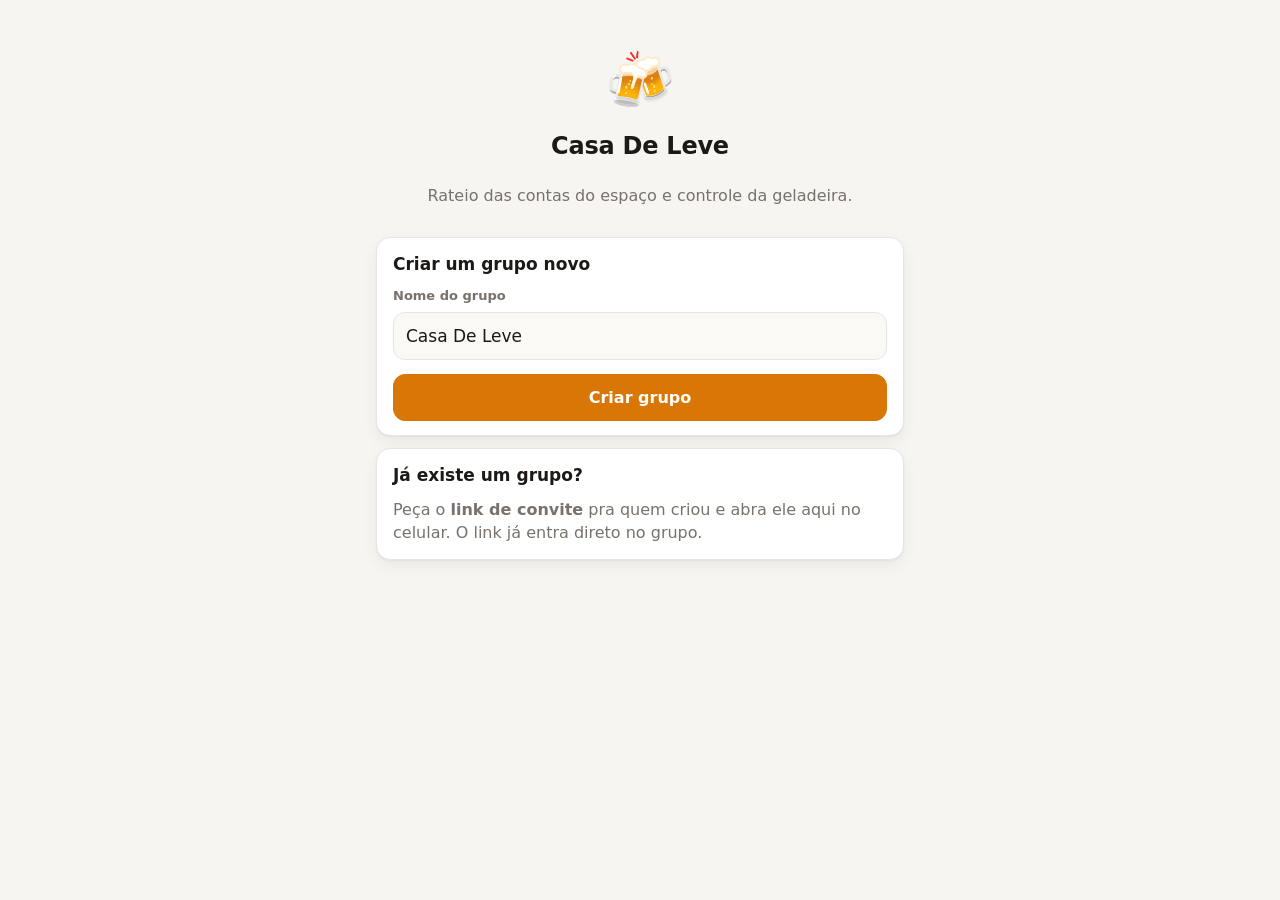
<file: mock.html>
<!doctype html>
<html lang="pt-BR">
<head>
  <meta charset="utf-8">
  <meta name="viewport" content="width=device-width, initial-scale=1, viewport-fit=cover">
  <title>Casa De Leve (mock)</title>
  <!-- Desenvolvimento: troca o SDK do Firebase por um mock em localStorage. Abra mock.html em vez de index.html. -->
  <script type="importmap">
  {
    "imports": {
      "https://www.gstatic.com/firebasejs/12.19.0/firebase-app.js": "./dev/mock-firebase.js",
      "https://www.gstatic.com/firebasejs/12.19.0/firebase-auth.js": "./dev/mock-firebase.js",
      "https://www.gstatic.com/firebasejs/12.19.0/firebase-firestore.js": "./dev/mock-firebase.js",
      "./firebase-config.js": "./dev/mock-config.js"
    }
  }
  </script>
  <link rel="stylesheet" href="styles.css">
</head>
<body>
  <div id="offline" class="offline" hidden>Sem conexão — o que você fizer será sincronizado depois</div>

  <main id="root">
    <div class="center muted">Carregando…</div>
  </main>

  <nav id="tabbar" class="tabbar" hidden>
    <button type="button" data-action="tab" data-tab="home"><span class="ico">🏠</span><span>Início</span></button>
    <button type="button" data-action="tab" data-tab="bills"><span class="ico">🧾</span><span>Contas</span></button>
    <button type="button" data-action="tab" data-tab="fridge"><span class="ico">🍺</span><span>Geladeira</span></button>
    <button type="button" data-action="tab" data-tab="events"><span class="ico">🍖</span><span>Eventos</span></button>
    <button type="button" data-action="tab" data-tab="people"><span class="ico">👥</span><span>Galera</span></button>
  </nav>

  <dialog id="dlg"></dialog>
  <dialog id="confirm" class="confirm">
    <p id="confirm-text"></p>
    <div class="actions">
      <button type="button" class="btn btn-ghost" data-action="confirm-no">Cancelar</button>
      <button type="button" class="btn btn-danger" data-action="confirm-yes">Confirmar</button>
    </div>
  </dialog>

  <div id="toast" class="toast" hidden></div>
  <input type="file" id="filepick" accept="image/*,application/pdf" hidden>

  <script type="module" src="app.js"></script>
</body>
</html>
</file>
<file: styles.css>
:root {
  color-scheme: light dark;
  --bg: #f6f5f2;
  --card: #ffffff;
  --card-2: #faf9f6;
  --text: #1c1917;
  --muted: #78716c;
  --border: #e7e5e4;
  --accent: #d97706;
  --accent-soft: #fef3c7;
  --accent-ink: #ffffff;
  --ok: #16a34a;
  --ok-soft: #dcfce7;
  --danger: #dc2626;
  --danger-soft: #fee2e2;
  --radius: 14px;
  --shadow: 0 1px 2px rgba(0, 0, 0, .05), 0 6px 16px rgba(0, 0, 0, .05);
  --safe-b: env(safe-area-inset-bottom, 0px);
  --tabbar-h: 62px;
}

@media (prefers-color-scheme: dark) {
  :root {
    --bg: #111110;
    --card: #1c1c1a;
    --card-2: #232321;
    --text: #f5f5f4;
    --muted: #a8a29e;
    --border: #2e2e2b;
    --accent: #f59e0b;
    --accent-soft: #3b2f0b;
    --accent-ink: #1c1917;
    --ok: #4ade80;
    --ok-soft: #14351f;
    --danger: #f87171;
    --danger-soft: #3b1414;
    --shadow: 0 1px 2px rgba(0, 0, 0, .4), 0 6px 16px rgba(0, 0, 0, .35);
  }
}

* { box-sizing: border-box; }
[hidden] { display: none !important; }

html, body { margin: 0; padding: 0; }

body {
  background: var(--bg);
  color: var(--text);
  font: 16px/1.45 system-ui, -apple-system, "Segoe UI", Roboto, sans-serif;
  -webkit-font-smoothing: antialiased;
  -webkit-tap-highlight-color: transparent;
  overscroll-behavior-y: contain;
}

main#root {
  max-width: 560px;
  margin: 0 auto;
  padding: 16px 16px calc(var(--tabbar-h) + var(--safe-b) + 90px);
  min-height: 100dvh;
}

h1 { font-size: 24px; margin: 4px 0 16px; letter-spacing: -.01em; }
h2 { font-size: 17px; margin: 0 0 10px; }
h3 { font-size: 15px; margin: 0 0 6px; }
p { margin: 0 0 10px; }
.muted { color: var(--muted); }
.small { font-size: 13px; }
.center { text-align: center; padding: 40px 0; }
.strong { font-weight: 600; }
.ok { color: var(--ok); }
.danger { color: var(--danger); }
.accent { color: var(--accent); }
.mt { margin-top: 12px; }
.mb0 { margin-bottom: 0; }
.right { text-align: right; }
.nowrap { white-space: nowrap; }
.grow { flex: 1; min-width: 0; }
.ellipsis { overflow: hidden; text-overflow: ellipsis; white-space: nowrap; }

/* ---------- header ---------- */
.topbar {
  display: flex;
  align-items: center;
  justify-content: space-between;
  gap: 12px;
  margin-bottom: 14px;
}
.topbar h1 { margin: 0; font-size: 22px; }
.topbar .who { font-size: 13px; color: var(--muted); }

/* ---------- cards ---------- */
.card {
  background: var(--card);
  border: 1px solid var(--border);
  border-radius: var(--radius);
  padding: 14px 16px;
  margin-bottom: 12px;
  box-shadow: var(--shadow);
}
.card.tap { cursor: pointer; }
.card.tap:active { transform: scale(.99); }
.card-title {
  display: flex;
  align-items: center;
  justify-content: space-between;
  gap: 8px;
  margin-bottom: 8px;
}
.card-title h2 { margin: 0; }
.empty { color: var(--muted); text-align: center; padding: 18px 8px; }
.empty .big { font-size: 34px; margin-bottom: 6px; }

/* ---------- rows ---------- */
.row {
  display: flex;
  align-items: center;
  gap: 12px;
  padding: 11px 0;
  border-top: 1px solid var(--border);
  min-height: 48px;
}
.row:first-of-type { border-top: 0; }
.row .ico { font-size: 22px; width: 30px; text-align: center; flex: none; }
.row .amt { font-variant-numeric: tabular-nums; font-weight: 600; white-space: nowrap; }
.row .sub { font-size: 13px; color: var(--muted); }

/* ---------- chips / badges ---------- */
.chip {
  display: inline-block;
  font-size: 12px;
  font-weight: 600;
  padding: 3px 9px;
  border-radius: 999px;
  background: var(--card-2);
  border: 1px solid var(--border);
  color: var(--muted);
  white-space: nowrap;
}
.chip.ok { background: var(--ok-soft); color: var(--ok); border-color: transparent; }
.chip.warn { background: var(--accent-soft); color: var(--accent); border-color: transparent; }
.chip.danger { background: var(--danger-soft); color: var(--danger); border-color: transparent; }

/* ---------- progress ---------- */
.bar {
  height: 6px;
  border-radius: 999px;
  background: var(--border);
  overflow: hidden;
  margin-top: 8px;
}
.bar i { display: block; height: 100%; background: var(--ok); border-radius: 999px; transition: width .25s; }

/* ---------- buttons ---------- */
.btn {
  appearance: none;
  border: 1px solid var(--border);
  background: var(--card);
  color: var(--text);
  font: inherit;
  font-weight: 600;
  padding: 11px 16px;
  border-radius: 12px;
  cursor: pointer;
  min-height: 44px;
  display: inline-flex;
  align-items: center;
  justify-content: center;
  gap: 8px;
  text-decoration: none;
}
.btn:active { opacity: .8; }
.btn:disabled { opacity: .5; cursor: default; }
.btn-primary { background: var(--accent); border-color: var(--accent); color: var(--accent-ink); }
.btn-ghost { background: transparent; }
.btn-danger { background: var(--danger); border-color: var(--danger); color: #fff; }
.btn-danger-ghost { color: var(--danger); background: transparent; }
.btn-sm { padding: 6px 12px; min-height: 34px; font-size: 13px; border-radius: 10px; }
.btn-block { width: 100%; }
.btn-list { display: flex; flex-direction: column; gap: 10px; }
.btn-list .btn { justify-content: flex-start; font-size: 17px; padding: 14px 18px; }
.link { background: none; border: 0; color: var(--accent); font: inherit; font-weight: 600; cursor: pointer; padding: 6px 0; }

.actions { display: flex; gap: 10px; justify-content: flex-end; flex-wrap: wrap; margin-top: 16px; }
.actions .btn { flex: 1; }

.fab {
  position: fixed;
  right: max(16px, calc((100vw - 560px) / 2 + 16px));
  bottom: calc(var(--tabbar-h) + var(--safe-b) + 16px);
  background: var(--accent);
  color: var(--accent-ink);
  border: 0;
  border-radius: 999px;
  padding: 0 20px 0 16px;
  height: 52px;
  font: inherit;
  font-weight: 700;
  font-size: 16px;
  box-shadow: 0 6px 18px rgba(0, 0, 0, .2);
  cursor: pointer;
  display: inline-flex;
  align-items: center;
  gap: 6px;
  z-index: 5;
}
.fab .plus { font-size: 24px; line-height: 1; }

/* ---------- tab bar ---------- */
.tabbar {
  position: fixed;
  left: 0; right: 0; bottom: 0;
  display: flex;
  justify-content: center;
  background: var(--card);
  border-top: 1px solid var(--border);
  padding-bottom: var(--safe-b);
  z-index: 10;
}
.tabbar button {
  flex: 1;
  max-width: 140px;
  height: var(--tabbar-h);
  border: 0;
  background: none;
  color: var(--muted);
  font: inherit;
  font-size: 11px;
  font-weight: 600;
  display: flex;
  flex-direction: column;
  align-items: center;
  justify-content: center;
  gap: 2px;
  cursor: pointer;
}
.tabbar button .ico { font-size: 22px; line-height: 1.1; filter: grayscale(1); opacity: .7; }
.tabbar button.active { color: var(--accent); }
.tabbar button.active .ico { filter: none; opacity: 1; }

/* ---------- forms ---------- */
label.field { display: block; margin-bottom: 14px; }
label.field > span, .field-label { display: block; font-size: 13px; font-weight: 600; color: var(--muted); margin-bottom: 6px; }
input[type="text"], input[type="password"], input[type="tel"], input[type="number"], select, textarea {
  width: 100%;
  font: inherit;
  font-size: 17px;
  padding: 11px 12px;
  border: 1px solid var(--border);
  border-radius: 12px;
  background: var(--card-2);
  color: var(--text);
  min-height: 46px;
}
input:focus, select:focus, textarea:focus { outline: 2px solid var(--accent); outline-offset: 0; border-color: transparent; }
input.money { font-weight: 700; font-size: 22px; font-variant-numeric: tabular-nums; }
input.pin { text-align: center; letter-spacing: .5em; font-size: 26px; font-weight: 700; }
.help { font-size: 13px; color: var(--muted); margin: -8px 0 12px; }
.error { color: var(--danger); font-size: 14px; font-weight: 600; margin: 4px 0 10px; }

.seg { display: flex; background: var(--card-2); border: 1px solid var(--border); border-radius: 12px; padding: 3px; gap: 3px; margin-bottom: 14px; }
.seg label { flex: 1; }
.seg input { position: absolute; opacity: 0; pointer-events: none; }
.seg span {
  display: flex; align-items: center; justify-content: center; gap: 4px;
  padding: 8px 4px; border-radius: 9px; font-size: 14px; font-weight: 600; color: var(--muted); cursor: pointer; min-height: 40px;
}
.seg input:checked + span { background: var(--card); color: var(--text); box-shadow: 0 1px 3px rgba(0, 0, 0, .12); }

.checks { display: flex; flex-direction: column; gap: 2px; margin-bottom: 8px; }
.checks label { display: flex; align-items: center; gap: 10px; padding: 8px 4px; min-height: 40px; cursor: pointer; }
.checks input { width: 20px; height: 20px; accent-color: var(--accent); }

/* switch */
.switch { position: relative; display: inline-block; width: 46px; height: 28px; flex: none; }
.switch input { opacity: 0; width: 0; height: 0; position: absolute; }
.switch i {
  position: absolute; inset: 0; border-radius: 999px; background: var(--border); transition: .2s; cursor: pointer;
}
.switch i::after {
  content: ""; position: absolute; width: 22px; height: 22px; left: 3px; top: 3px; border-radius: 50%;
  background: #fff; transition: .2s; box-shadow: 0 1px 3px rgba(0, 0, 0, .3);
}
.switch input:checked + i { background: var(--ok); }
.switch input:checked + i::after { transform: translateX(18px); }
.switch input:disabled + i { opacity: .5; cursor: default; }

/* month nav */
.monthnav { display: flex; align-items: center; justify-content: space-between; margin-bottom: 12px; }
.monthnav .btn { min-width: 44px; padding: 0; }
.monthnav .label { font-weight: 700; font-size: 17px; }

/* ---------- dialogs ---------- */
dialog {
  border: 0;
  padding: 0;
  background: var(--card);
  color: var(--text);
  border-radius: 18px;
  width: min(100%, 520px);
  max-height: calc(var(--vvh, 100dvh) - 16px);
  overflow: hidden;
  overscroll-behavior: contain;
  box-shadow: 0 20px 60px rgba(0, 0, 0, .35);
}
dialog::backdrop { background: rgba(0, 0, 0, .45); }
dialog .sheet {
  padding: 18px 18px calc(18px + var(--safe-b));
  overflow-y: auto;
  max-height: calc(var(--vvh, 100dvh) - 16px);
  overscroll-behavior: contain;
  -webkit-overflow-scrolling: touch;
}
dialog .sheet h2 { font-size: 19px; margin: 0 0 14px; padding-right: 36px; }
dialog .close {
  position: absolute; top: 10px; right: 10px; width: 36px; height: 36px; border-radius: 50%; border: 0;
  background: var(--card-2); color: var(--muted); font-size: 18px; cursor: pointer;
}
@media (max-width: 600px) {
  dialog {
    /* folha colada embaixo; --vv-bottom sobe a folha quando o teclado do iPhone cobre a parte de baixo */
    margin: auto 0 var(--vv-bottom, 0px);
    width: 100%;
    max-width: 100%;
    border-radius: 18px 18px 0 0;
  }
}
/* fundo travado enquanto um dialog está aberto (o <dialog> nativo não trava no celular) */
html.modal-open, html.modal-open body { overflow: hidden; overscroll-behavior: none; }
html.modal-open body { position: fixed; left: 0; right: 0; top: var(--lock-top, 0px); width: 100%; }
dialog.confirm { width: min(92%, 380px); margin: auto; border-radius: 18px; padding: 20px; }
dialog.confirm p { font-size: 16px; margin-bottom: 4px; }

/* ---------- misc ---------- */
.offline {
  position: sticky; top: 0; z-index: 20;
  background: var(--accent-soft); color: var(--accent);
  font-size: 13px; font-weight: 600; text-align: center; padding: 6px 12px;
}
.toast {
  position: fixed; left: 50%; bottom: calc(var(--tabbar-h) + var(--safe-b) + 84px);
  transform: translateX(-50%);
  background: var(--text); color: var(--bg);
  padding: 10px 16px; border-radius: 12px; font-size: 14px; font-weight: 600;
  z-index: 30; max-width: 90vw; box-shadow: var(--shadow);
}
.shake { animation: shake .35s; }
@keyframes shake {
  0%, 100% { transform: translateX(0); }
  25% { transform: translateX(-6px); }
  75% { transform: translateX(6px); }
}
.big-amount { font-size: 28px; font-weight: 800; font-variant-numeric: tabular-nums; letter-spacing: -.01em; }
.logo { font-size: 56px; text-align: center; margin: 24px 0 8px; }
.linkbox {
  font-family: ui-monospace, Menlo, Consolas, monospace;
  font-size: 12px;
  word-break: break-all;
  background: var(--card-2);
  border: 1px dashed var(--border);
  border-radius: 10px;
  padding: 10px;
  margin-bottom: 10px;
  color: var(--muted);
}
details summary { cursor: pointer; font-weight: 600; padding: 6px 0; list-style: none; }
details summary::-webkit-details-marker { display: none; }
details summary::after { content: " ▸"; color: var(--muted); }
details[open] summary::after { content: " ▾"; }
.avatar {
  width: 36px; height: 36px; border-radius: 50%; flex: none;
  display: inline-flex; align-items: center; justify-content: center;
  background: var(--accent-soft); color: var(--accent); font-weight: 700; font-size: 15px;
}
.avatar.big { width: 46px; height: 46px; font-size: 18px; }

/* ---------- dashboard ---------- */
.strip {
  display: flex; gap: 10px; margin-bottom: 12px;
}
.strip-item {
  flex: 1; background: var(--card); border: 1px solid var(--border); border-radius: var(--radius);
  padding: 10px 14px; display: flex; flex-direction: column; gap: 2px; box-shadow: var(--shadow);
}
.strip-item b { font-size: 20px; font-variant-numeric: tabular-nums; letter-spacing: -.01em; }
.card.debt { border-left: 4px solid var(--border); }
.card.debt-owe { border-left-color: var(--danger); }
.card.debt-owed { border-left-color: var(--ok); }
.card.debt .big-amount { font-size: 22px; }

.pixline {
  display: flex; align-items: center; gap: 10px;
  background: var(--card-2); border: 1px dashed var(--border); border-radius: 10px;
  padding: 8px 10px; margin-top: 10px;
}
.pixline code { font-family: ui-monospace, Menlo, Consolas, monospace; font-size: 14px; }
.pixline.none { border-style: solid; }

details.items { margin-top: 10px; }
details.items > summary { color: var(--accent); font-size: 14px; }
details.items .row.item { flex-wrap: wrap; row-gap: 6px; }
details.items .row.item.neg .amt { color: var(--muted); font-weight: 500; }
details.items .row.item .amt { min-width: 84px; text-align: right; }
.item-actions { display: flex; gap: 6px; flex-basis: 100%; justify-content: flex-end; }
details.sub-items > summary { padding: 0; }
details.sub-items > summary::after { content: none; }
details.sub-items > summary .amt::after { content: " ▸"; color: var(--muted); font-weight: 400; }
details.sub-items[open] > summary .amt::after { content: " ▾"; }
details.sub-items .row.item { padding-left: 12px; }

.receipt-img { display: block; max-width: 100%; border-radius: 12px; border: 1px solid var(--border); }
button.link.small { font-size: 13px; padding: 0; font-weight: 600; }

/* ---------- v3: geladeira por item, compartilhar, configurar ---------- */
.share-row { display: flex; align-items: center; gap: 10px; margin: -4px 0 12px; }
.card.setup { border-left: 4px solid var(--accent); }
.card.debt-items { border-left-color: var(--accent); }
.items-line {
  margin-top: 10px; padding: 8px 10px; border-radius: 10px;
  background: var(--card-2); font-size: 14px; line-height: 1.4;
}
.chips { display: flex; gap: 6px; overflow-x: auto; padding: 0 0 12px; margin-top: -6px; scrollbar-width: none; }
.chips::-webkit-scrollbar { display: none; }
button.chip { font: inherit; font-size: 13px; font-weight: 600; cursor: pointer; color: var(--text); padding: 6px 12px; flex: none; }
button.chip:active { background: var(--accent-soft); }
.stepper {
  display: inline-flex; align-items: stretch; border: 1px solid var(--border); border-radius: 12px; overflow: hidden;
  background: var(--card-2);
}
.stepper button {
  width: 48px; border: 0; background: transparent; color: var(--accent); font-size: 24px; font-weight: 700; cursor: pointer; min-height: 46px;
}
.stepper button:active { background: var(--accent-soft); }
.stepper input {
  width: 64px; text-align: center; border: 0; border-left: 1px solid var(--border); border-right: 1px solid var(--border);
  border-radius: 0; background: transparent; font-weight: 700; font-size: 20px; min-height: 46px; padding: 0;
}
.stepper input:focus { outline: none; }
.stepper + * { margin-top: 14px; }
.field .stepper { margin-bottom: 14px; }
textarea.msg {
  width: 100%; font: 14px/1.45 ui-monospace, Menlo, Consolas, monospace; padding: 12px; border: 1px solid var(--border);
  border-radius: 12px; background: var(--card-2); color: var(--text); resize: vertical; white-space: pre-wrap;
}
details.sub-items > summary .grow { line-height: 1.5; }

/* ---------- v4: eventos ---------- */
@media (max-width: 380px) { .tabbar button { font-size: 10px; } .tabbar button .ico { font-size: 20px; } }
.participants { display: flex; flex-wrap: wrap; gap: 8px; }
.pchip {
  display: inline-flex; align-items: center; gap: 6px; padding: 4px 10px 4px 4px; border-radius: 999px;
  background: var(--card-2); border: 1px solid var(--border); font-size: 14px; font-weight: 600;
}
.pchip.me { border-color: var(--accent); }
.pchip .avatar { width: 26px; height: 26px; font-size: 12px; }
.pchip .x { border: 0; background: none; color: var(--muted); font-size: 14px; cursor: pointer; padding: 0 2px; }
.event-head h2 { font-size: 20px; }
input[type="date"] {
  width: 100%; font: inherit; font-size: 17px; padding: 11px 12px; border: 1px solid var(--border); border-radius: 12px;
  background: var(--card-2); color: var(--text); min-height: 46px;
}
.row.tap { cursor: pointer; }
</file>
